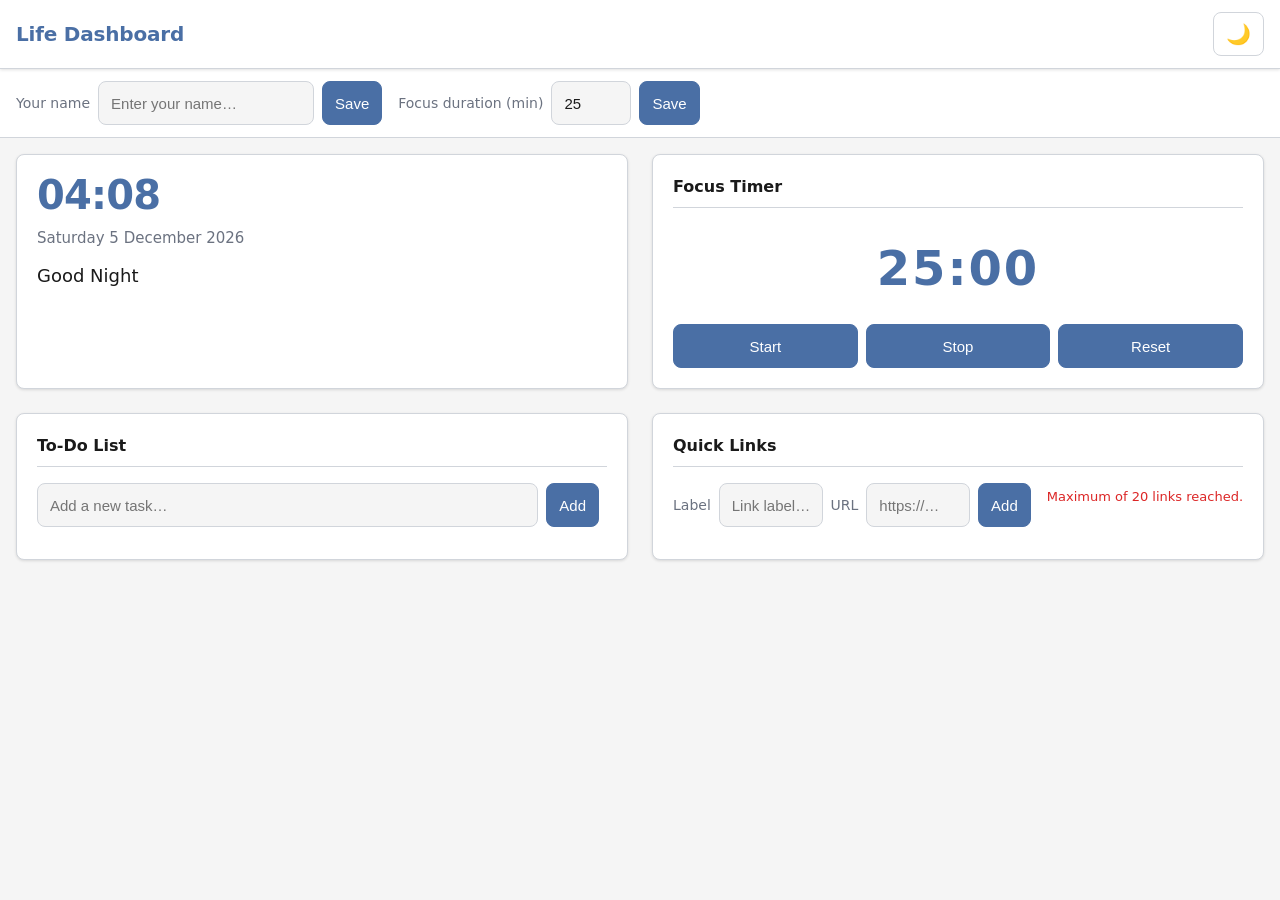
<file: index.html>
<!DOCTYPE html>
<html lang="en">
<head>
  <meta charset="UTF-8" />
  <meta name="viewport" content="width=device-width, initial-scale=1.0" />
  <title>Life Dashboard</title>
  <link rel="stylesheet" href="css/styles.css" />
</head>
<body>

  <!-- Storage unavailability warning banner (hidden by default) -->
  <div id="storage-warning" role="alert" aria-live="polite" hidden>
    ⚠️ Local storage is unavailable. Your data will not be saved during this session.
  </div>

  <!-- App header: title + theme toggle -->
  <header class="app-header">
    <h1 class="app-title">Life Dashboard</h1>
    <button
      id="theme-toggle"
      class="theme-toggle-btn"
      aria-label="Switch to dark mode"
      type="button"
    >🌙</button>
  </header>

  <!-- Settings row: name personalization + pomodoro duration -->
  <div class="settings-row">

    <!-- Name personalization -->
    <div class="settings-group">
      <label for="name-input">Your name</label>
      <input
        type="text"
        id="name-input"
        name="name"
        maxlength="50"
        placeholder="Enter your name…"
        aria-label="Your display name"
      />
      <button id="name-save" type="button" aria-label="Save name">Save</button>
    </div>

    <!-- Pomodoro duration -->
    <div class="settings-group">
      <label for="duration-input">Focus duration (min)</label>
      <input
        type="number"
        id="duration-input"
        name="duration"
        min="1"
        max="120"
        value="25"
        aria-label="Pomodoro duration in minutes"
      />
      <button id="duration-save" type="button" aria-label="Save focus duration">Save</button>
      <span id="duration-error" class="inline-error" aria-live="polite" hidden></span>
    </div>

  </div>

  <!-- Main dashboard grid: four widget cards -->
  <main class="dashboard-grid">

    <!-- Greeting Widget -->
    <section id="greeting-widget" class="widget-card" aria-label="Greeting">
      <p id="greeting-time" class="greeting-time"></p>
      <p id="greeting-date" class="greeting-date"></p>
      <p id="greeting-message" class="greeting-message"></p>
    </section>

    <!-- Focus Timer Widget -->
    <section id="focus-timer" class="widget-card" aria-label="Focus Timer">
      <h2 class="widget-title">Focus Timer</h2>
      <div
        id="timer-display"
        class="timer-display"
        role="timer"
        aria-live="polite"
        aria-label="Timer countdown"
      >25:00</div>
      <div id="timer-completion" class="timer-completion" aria-live="assertive" hidden>
        ✅ Time's up! Great work!
      </div>
      <div class="timer-controls">
        <button id="timer-start" type="button" aria-label="Start timer">Start</button>
        <button id="timer-stop"  type="button" aria-label="Stop timer">Stop</button>
        <button id="timer-reset" type="button" aria-label="Reset timer">Reset</button>
      </div>
    </section>

    <!-- Task List Widget -->
    <section id="task-list" class="widget-card" aria-label="To-Do List">
      <h2 class="widget-title">To-Do List</h2>
      <form id="task-form" aria-label="Add new task">
        <label for="task-input" class="sr-only">New task description</label>
        <input
          type="text"
          id="task-input"
          name="task"
          maxlength="200"
          placeholder="Add a new task…"
          aria-label="New task description"
        />
        <button type="submit" aria-label="Add task">Add</button>
        <span id="task-input-error" class="inline-error" aria-live="polite" hidden></span>
      </form>
      <ul id="task-list-items" class="task-list-items" aria-label="Task list"></ul>
    </section>

    <!-- Quick Links Widget -->
    <section id="quick-links" class="widget-card" aria-label="Quick Links">
      <h2 class="widget-title">Quick Links</h2>
      <form id="link-form" aria-label="Add new quick link">
        <label for="link-label-input">Label</label>
        <input
          type="text"
          id="link-label-input"
          name="link-label"
          maxlength="50"
          placeholder="Link label…"
          aria-label="Link label"
        />
        <label for="link-url-input">URL</label>
        <input
          type="text"
          id="link-url-input"
          name="link-url"
          maxlength="2048"
          placeholder="https://…"
          aria-label="Link URL"
        />
        <button type="submit" id="link-add-btn" aria-label="Add quick link">Add</button>
        <span id="link-form-error" class="inline-error" aria-live="polite" hidden></span>
        <span id="link-max-reached" class="inline-error" aria-live="polite" hidden>
          Maximum of 20 links reached.
        </span>
      </form>
      <ul id="quick-links-items" class="quick-links-items" aria-label="Quick links list"></ul>
    </section>

  </main>

  <script src="js/app.js" defer></script>
</body>
</html>
</file>
<file: css/styles.css>
/* css/styles.css — To-Do List Life Dashboard */

/* ============================================================
   1. CSS Custom Properties — Light Theme (default)
   ============================================================ */

:root {
  /* Colours */
  --color-bg: #f5f5f5;
  --color-surface: #ffffff;
  --color-primary: #4a6fa5;
  --color-primary-hover: #3a5f95;
  --color-text: #1a1a1a;
  --color-text-muted: #6b7280;
  --color-border: #d1d5db;
  --color-danger: #dc2626;
  --color-success: #16a34a;
  --color-timer-active: #4a6fa5;

  /* Decoration */
  --shadow: 0 1px 3px rgba(0, 0, 0, 0.12);
  --radius: 8px;

  /* Typography */
  --font-base: 16px;

  /* Touch targets (WCAG 2.5.5 / Requirements 9.6) */
  --touch-target: 44px;
}

/* ============================================================
   2. CSS Custom Properties — Dark Theme Override
   All --color-text / --color-bg and --color-text / --color-surface
   pairs exceed the WCAG 4.5:1 minimum contrast ratio.
   (#f1f5f9 on #0f172a ≈ 14.5:1 ; #f1f5f9 on #1e293b ≈ 10.7:1)
   ============================================================ */

[data-theme="dark"] {
  --color-bg: #0f172a;
  --color-surface: #1e293b;
  --color-primary: #60a5fa;
  --color-primary-hover: #3b82f6;
  --color-text: #f1f5f9;
  --color-text-muted: #94a3b8;
  --color-border: #334155;
  --color-danger: #f87171;
  --color-success: #4ade80;
  --shadow: 0 1px 3px rgba(0, 0, 0, 0.5);
}

/* ============================================================
   3. Reset / Base
   ============================================================ */

*,
*::before,
*::after {
  box-sizing: border-box;
  margin: 0;
  padding: 0;
}

body {
  background: var(--color-bg);
  color: var(--color-text);
  font-size: var(--font-base);
  font-family: system-ui, -apple-system, BlinkMacSystemFont, "Segoe UI", Roboto,
    Helvetica, Arial, sans-serif;
  line-height: 1.5;
  min-height: 100dvh;
}

/* Screen-reader-only utility (Requirements 9.6) */
.sr-only {
  position: absolute;
  width: 1px;
  height: 1px;
  padding: 0;
  margin: -1px;
  overflow: hidden;
  clip: rect(0, 0, 0, 0);
  white-space: nowrap;
  border: 0;
}

/* ============================================================
   4. Storage Warning Banner
   ============================================================ */

#storage-warning {
  background: #fef3c7;
  color: #92400e;
  padding: 0.625rem 1rem;
  text-align: center;
  font-size: 0.875rem;
  border-bottom: 1px solid #fcd34d;
}

[data-theme="dark"] #storage-warning {
  background: #451a03;
  color: #fde68a;
  border-bottom-color: #78350f;
}

/* ============================================================
   5. App Header
   ============================================================ */

.app-header {
  display: flex;
  align-items: center;
  justify-content: space-between;
  padding: 0.75rem 1rem;
  background: var(--color-surface);
  border-bottom: 1px solid var(--color-border);
  box-shadow: var(--shadow);
  position: sticky;
  top: 0;
  z-index: 10;
}

.app-title {
  font-size: 1.25rem;
  font-weight: 700;
  color: var(--color-primary);
  letter-spacing: -0.01em;
}

.theme-toggle-btn {
  min-width: var(--touch-target);
  min-height: var(--touch-target);
  background: transparent;
  border: 1px solid var(--color-border);
  border-radius: var(--radius);
  cursor: pointer;
  font-size: 1.25rem;
  display: flex;
  align-items: center;
  justify-content: center;
  color: var(--color-text);
  transition: background 0.15s ease, border-color 0.15s ease;
}

.theme-toggle-btn:hover {
  background: var(--color-bg);
  border-color: var(--color-primary);
}

/* ============================================================
   6. Settings Row
   ============================================================ */

.settings-row {
  display: flex;
  flex-wrap: wrap;
  gap: 1rem;
  padding: 0.75rem 1rem;
  background: var(--color-surface);
  border-bottom: 1px solid var(--color-border);
}

.settings-group {
  display: flex;
  align-items: center;
  gap: 0.5rem;
  flex-wrap: wrap;
}

.settings-group label {
  font-size: 0.875rem;
  color: var(--color-text-muted);
  white-space: nowrap;
}

/* ============================================================
   7. Dashboard Grid — Responsive Layout (Requirements 9.1, 9.4, 9.5)
   ============================================================ */

.dashboard-grid {
  display: grid;
  grid-template-columns: 1fr;   /* mobile-first single column */
  gap: 1.5rem;
  padding: 1rem;
}

@media (min-width: 768px) {
  .dashboard-grid {
    grid-template-columns: repeat(2, 1fr);
  }
}

/* ============================================================
   8. Widget Cards (Requirements 9.2)
   ============================================================ */

.widget-card {
  background: var(--color-surface);
  border-radius: var(--radius);
  box-shadow: var(--shadow);
  padding: 1.25rem;
  display: flex;
  flex-direction: column;
  gap: 0.75rem;
  border: 1px solid var(--color-border);
}

.widget-title {
  font-size: 1rem;
  font-weight: 600;
  color: var(--color-text);
  border-bottom: 1px solid var(--color-border);
  padding-bottom: 0.5rem;
  margin-bottom: 0.25rem;
}

/* ============================================================
   9. Interactive Controls — Touch Target (Requirements 9.6)
   ============================================================ */

button,
input[type="text"],
input[type="number"] {
  min-width: var(--touch-target);
  min-height: var(--touch-target);
  font-size: 0.9375rem;
  border-radius: var(--radius);
  border: 1px solid var(--color-border);
  padding: 0.375rem 0.75rem;
  color: var(--color-text);
  background: var(--color-surface);
  transition: border-color 0.15s ease, box-shadow 0.15s ease;
}

button {
  background: var(--color-primary);
  color: #ffffff;
  border-color: var(--color-primary);
  cursor: pointer;
  font-weight: 500;
}

button:hover {
  background: var(--color-primary-hover);
  border-color: var(--color-primary-hover);
}

button:focus-visible,
input:focus-visible {
  outline: 2px solid var(--color-primary);
  outline-offset: 2px;
}

input[type="text"],
input[type="number"] {
  background: var(--color-bg);
  flex: 1;
}

input[type="number"] {
  min-width: 5rem;
  max-width: 8rem;
}

/* ============================================================
   10. Inline Error Messages
   ============================================================ */

.inline-error {
  font-size: 0.8125rem;
  color: var(--color-danger);
  display: block;
  margin-top: 0.25rem;
}

/* ============================================================
   11. Greeting Widget
   ============================================================ */

.greeting-time {
  font-size: 2.5rem;
  font-weight: 700;
  color: var(--color-primary);
  line-height: 1;
  letter-spacing: -0.02em;
}

.greeting-date {
  font-size: 0.9375rem;
  color: var(--color-text-muted);
}

.greeting-message {
  font-size: 1.125rem;
  font-weight: 500;
  color: var(--color-text);
}

/* ============================================================
   12. Focus Timer Widget
   ============================================================ */

.timer-display {
  font-size: 3rem;
  font-weight: 700;
  color: var(--color-timer-active);
  letter-spacing: 0.04em;
  text-align: center;
  font-variant-numeric: tabular-nums;
  padding: 0.5rem 0;
}

.timer-completion {
  background: var(--color-success);
  color: #ffffff;
  text-align: center;
  padding: 0.5rem 0.75rem;
  border-radius: var(--radius);
  font-weight: 500;
  font-size: 0.9375rem;
}

.timer-controls {
  display: flex;
  gap: 0.5rem;
  flex-wrap: wrap;
}

.timer-controls button {
  flex: 1;
  min-width: 0;
}

/* ============================================================
   13. Task List Widget
   ============================================================ */

#task-form {
  display: flex;
  gap: 0.5rem;
  flex-wrap: wrap;
  align-items: flex-start;
}

.task-list-items {
  list-style: none;
  display: flex;
  flex-direction: column;
  gap: 0.5rem;
}

.task-item {
  display: flex;
  align-items: center;
  gap: 0.5rem;
  padding: 0.5rem 0.625rem;
  border: 1px solid var(--color-border);
  border-radius: var(--radius);
  background: var(--color-bg);
  transition: background 0.1s ease;
}

.task-item:hover {
  background: var(--color-surface);
}

/* Completed task — Requirements 4.6, 9.2 */
.task-item--completed .task-description {
  text-decoration: line-through;
  opacity: 0.55;
  color: var(--color-text-muted);
}

.task-description {
  flex: 1;
  font-size: 0.9375rem;
  word-break: break-word;
}

/* Task action buttons — small secondary style */
.task-toggle {
  min-width: var(--touch-target);
  min-height: var(--touch-target);
  background: transparent;
  border: 1px solid var(--color-border);
  color: var(--color-text-muted);
  border-radius: var(--radius);
  cursor: pointer;
  display: flex;
  align-items: center;
  justify-content: center;
  font-size: 1rem;
  flex-shrink: 0;
  transition: background 0.15s ease, color 0.15s ease;
}

.task-toggle:hover {
  background: var(--color-success);
  color: #ffffff;
  border-color: var(--color-success);
}

.task-item--completed .task-toggle {
  background: var(--color-success);
  color: #ffffff;
  border-color: var(--color-success);
}

.task-edit-btn,
.task-delete-btn,
.task-confirm-btn,
.task-cancel-btn {
  min-width: var(--touch-target);
  min-height: var(--touch-target);
  flex-shrink: 0;
  font-size: 0.875rem;
  padding: 0.25rem 0.5rem;
}

.task-edit-btn {
  background: var(--color-surface);
  color: var(--color-text);
  border-color: var(--color-border);
}

.task-edit-btn:hover {
  border-color: var(--color-primary);
  color: var(--color-primary);
  background: var(--color-bg);
}

.task-delete-btn {
  background: transparent;
  color: var(--color-danger);
  border-color: var(--color-danger);
}

.task-delete-btn:hover {
  background: var(--color-danger);
  color: #ffffff;
}

.task-confirm-btn {
  background: var(--color-success);
  border-color: var(--color-success);
  color: #ffffff;
}

.task-confirm-btn:hover {
  filter: brightness(0.9);
}

.task-cancel-btn {
  background: var(--color-surface);
  color: var(--color-text);
  border-color: var(--color-border);
}

.task-cancel-btn:hover {
  border-color: var(--color-danger);
  color: var(--color-danger);
  background: var(--color-bg);
}

/* Edit mode: inline input */
.task-edit-input {
  flex: 1;
  min-width: 0;
  min-height: var(--touch-target);
  font-size: 0.9375rem;
  background: var(--color-bg);
  color: var(--color-text);
  border: 1px solid var(--color-primary);
  border-radius: var(--radius);
  padding: 0.375rem 0.625rem;
}

/* ============================================================
   14. Quick Links Widget
   ============================================================ */

#link-form {
  display: flex;
  gap: 0.5rem;
  flex-wrap: wrap;
  align-items: flex-start;
}

#link-form label {
  font-size: 0.875rem;
  color: var(--color-text-muted);
  align-self: center;
  white-space: nowrap;
}

.quick-links-items {
  list-style: none;
  display: flex;
  flex-direction: column;
  gap: 0.5rem;
}

.quick-link-item {
  display: flex;
  align-items: center;
  gap: 0.5rem;
}

.quick-link-btn {
  flex: 1;
  text-align: left;
  overflow: hidden;
  white-space: nowrap;
  text-overflow: ellipsis;
  min-height: var(--touch-target);
  background: var(--color-bg);
  color: var(--color-primary);
  border: 1px solid var(--color-border);
  font-weight: 500;
  text-decoration: none;
  display: inline-flex;
  align-items: center;
  padding: 0.375rem 0.75rem;
  border-radius: var(--radius);
  cursor: pointer;
  transition: background 0.15s ease, border-color 0.15s ease;
}

.quick-link-btn:hover {
  background: var(--color-surface);
  border-color: var(--color-primary);
}

.quick-link-delete-btn {
  min-width: var(--touch-target);
  min-height: var(--touch-target);
  flex-shrink: 0;
  background: transparent;
  color: var(--color-danger);
  border: 1px solid var(--color-danger);
  font-size: 0.875rem;
  padding: 0.25rem 0.5rem;
}

.quick-link-delete-btn:hover {
  background: var(--color-danger);
  color: #ffffff;
}
</file>
